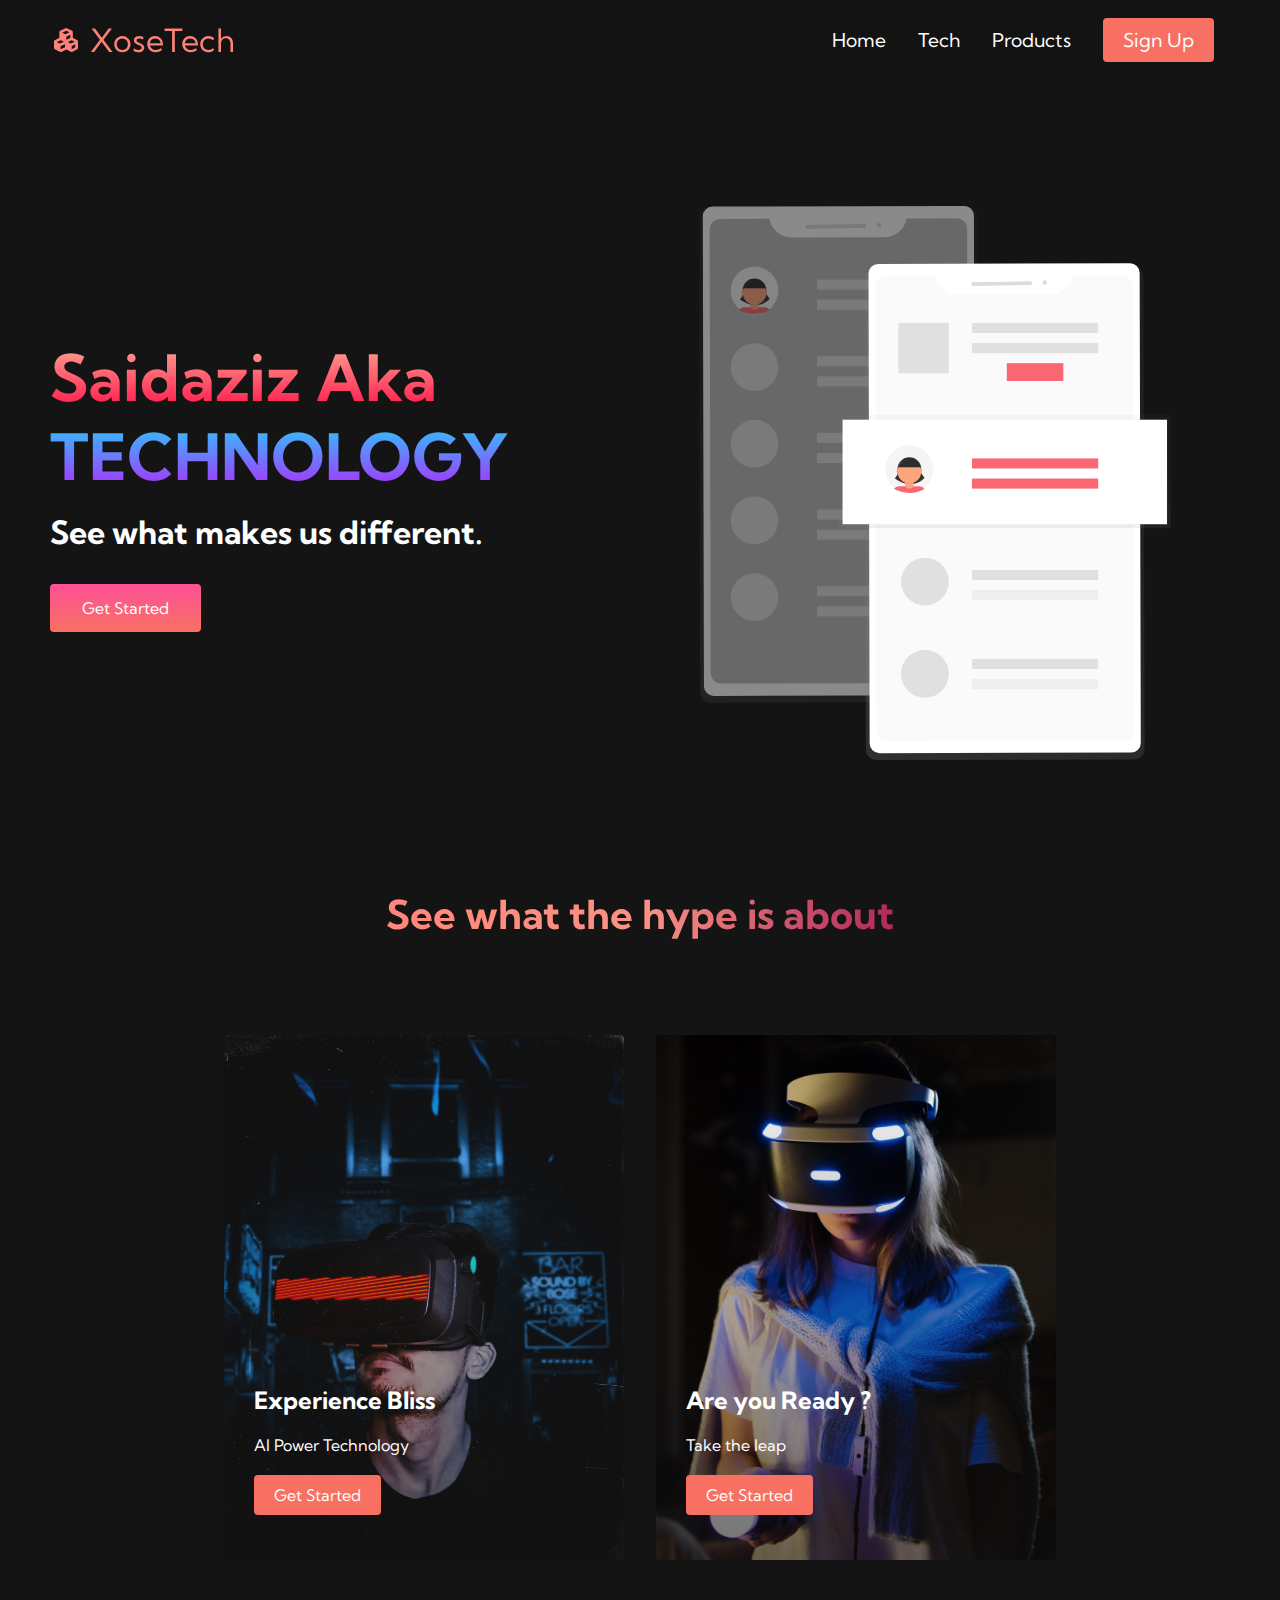
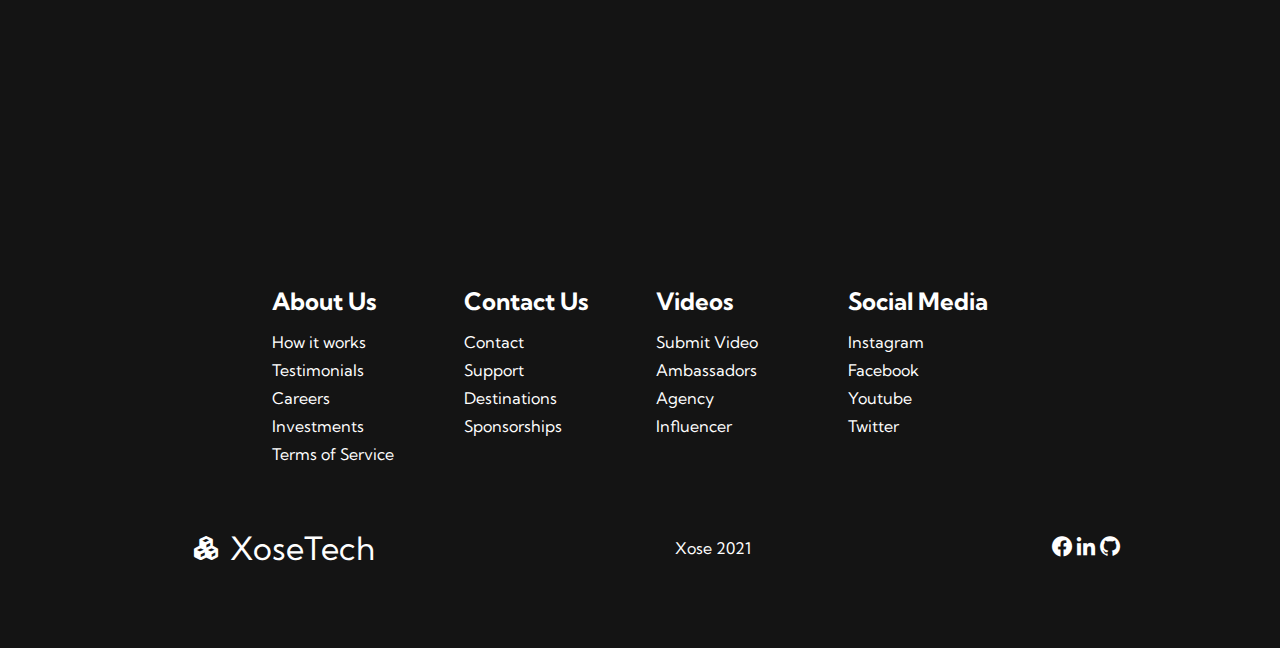
<file: index.html>
<!DOCTYPE html>
<html lang="en">
<head>
	<meta charset="UTF-8">
	<meta name="viewport" content="width=device-width, initial-scale=1.0">
	<title>XoseTech</title>
	<link rel="stylesheet" href="styles.css">
	<link href='https://unpkg.com/boxicons@2.0.9/css/boxicons.min.css' rel='stylesheet'>
	<link rel="preconnect" href="https://fonts.googleapis.com">
	<link rel="preconnect" href="https://fonts.gstatic.com" crossorigin>
	<link href="https://fonts.googleapis.com/css2?family=Kumbh+Sans:wght@400;700&display=swap" rel="stylesheet">
</head>
<body>
	<nav class="navbar">
		<div class="navbar__container">
			<a href="/" id="navbar__logo"><i class='bx bxs-component'></i> XoseTech</a>
			<div class="navbar__toggle" id="mobile-menu">
				<span class="bar"></span>
				<span class="bar"></span>
				<span class="bar"></span>
			</div>
			<ul class="navbar__menu">
				<li class="navbar__item">
					<a href="/" class="navbar__links">
						Home
					</a>
				</li>
				<li class="navbar__item">
					<a href="tech.html" class="navbar__links">
						Tech
					</a>
				</li>
				<li class="navbar__item">
					<a href="#" class="navbar__links">
						Products
					</a>
				</li>
				<li class="navbar__btn">
					<a href="#" class="button">
						Sign Up
					</a>
				</li>

			</ul>
		</div>
	</nav>

	<!-- hero start -->
	<div class="main">
		<div class="main__container">
			<div class="main__content">
				<h1>Saidaziz Aka</h1>
				<h2>TECHNOLOGY</h2>
				<p>See what makes us different.</p>
				<button class="main__btn"><a href="#">Get Started</a></button>
			</div>
			<div class="main__img--container">
				<img src="images/pic1.svg" alt="pic" id="main__img">
			</div>
		</div>
	</div>
	<!-- hero end -->

	<!-- services start -->
	<div class="services">
		<h1>See what the hype is about</h1>
		<div class="services__container">
			<div class="services__card">
				<h2>Experience Bliss</h2>
				<p>AI Power Technology</p>
				<button>Get Started</button>
			</div>
			<div class="services__card">
				<h2>Are you Ready ?</h2>
				<p>Take the leap</p>
				<button>Get Started</button>
			</div>
		</div>
	</div>
	<!-- services end -->

	<!-- footer start -->
	<div class="footer__container">
		<div class="footer__links">
			<div class="footer__link--wrapper">
	          <div class="footer__link--items">
	            <h2>About Us</h2>
	            <a href="/sign__up">How it works</a> <a href="/">Testimonials</a>
	            <a href="/">Careers</a> <a href="/">Investments</a>
            	<a href="/">Terms of Service</a>
          	  </div>
	          <div class="footer__link--items">
	            <h2>Contact Us</h2>
	            <a href="/">Contact</a> <a href="/">Support</a>
	            <a href="/">Destinations</a> <a href="/">Sponsorships</a>
	          </div>
        	</div>
	        <div class="footer__link--wrapper">
	          <div class="footer__link--items">
	            <h2>Videos</h2>
	            <a href="/">Submit Video</a> <a href="/">Ambassadors</a>
	            <a href="/">Agency</a> <a href="/">Influencer</a>
	          </div>
	          <div class="footer__link--items">
	            <h2>Social Media</h2>
	            <a href="/">Instagram</a> <a href="/">Facebook</a>
	            <a href="/">Youtube</a> <a href="/">Twitter</a>
	          </div>
	        </div>
	    </div>
		<div class="social__media">
			<div class="social__media--wrap">
				<div class="footer__logo">
					<a href="#" id="footer__logo"><i class='bx bxs-component'></i> XoseTech</a>
				</div>
				<p class="website__rights">
					Xose 2021
				</p>
				<div class="social__icons">
					<a href="https://www.facebook.com/xusniddin.qodirov.9/" class="social__icon--link" target="_blank">
						<i class='bx bxl-facebook-circle'></i>
					</a>
					<a href="https://www.linkedin.com/in/khusniddin-kodirov-12ba12215/" class="social__icon--link" target="_blank">
						<i class='bx bxl-linkedin'></i>
					</a>
					<a href="https://github.com/xose-aka" class="social__icon--link" target="_blank">
						<i class='bx bxl-github'></i>
					</a>
				</div>
			</div>
		</div>
	</div>		
	<!-- footer end -->
	<script src="app.js"></script>
</body>
</html>
</file>
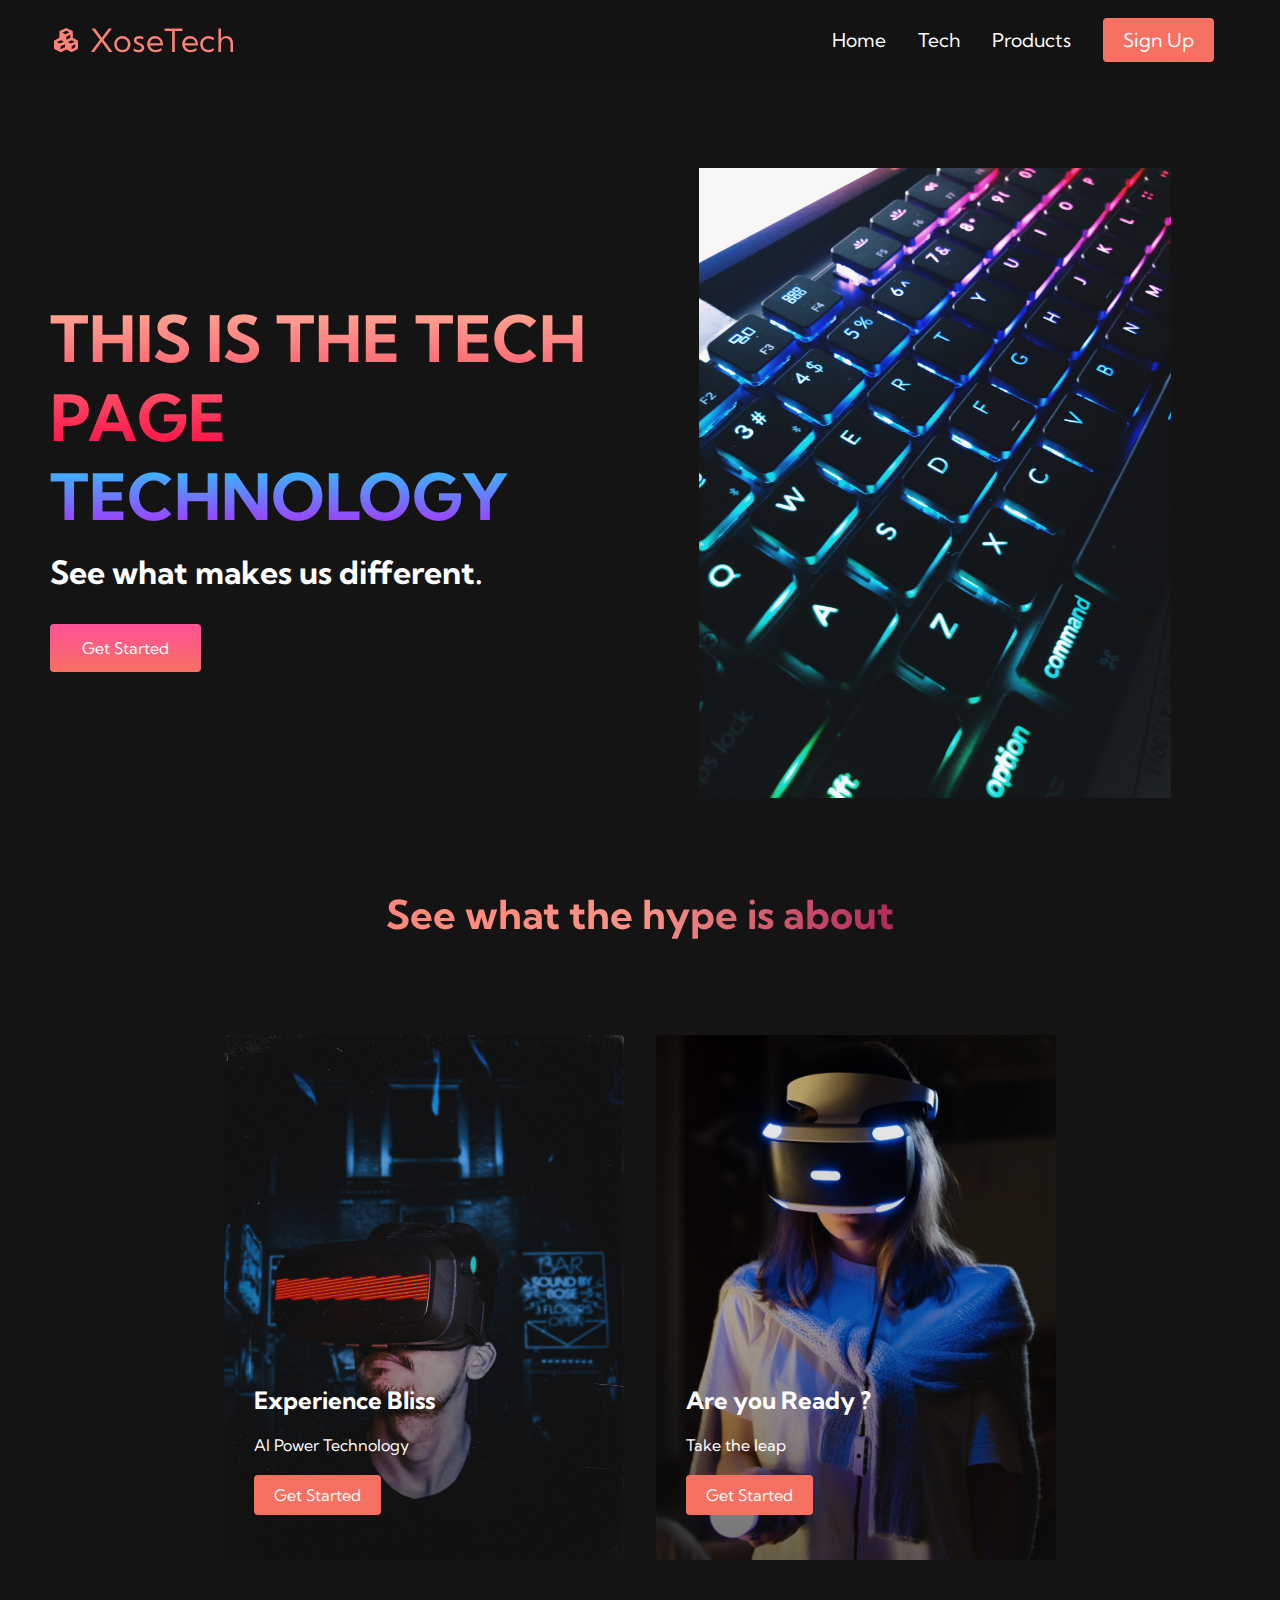
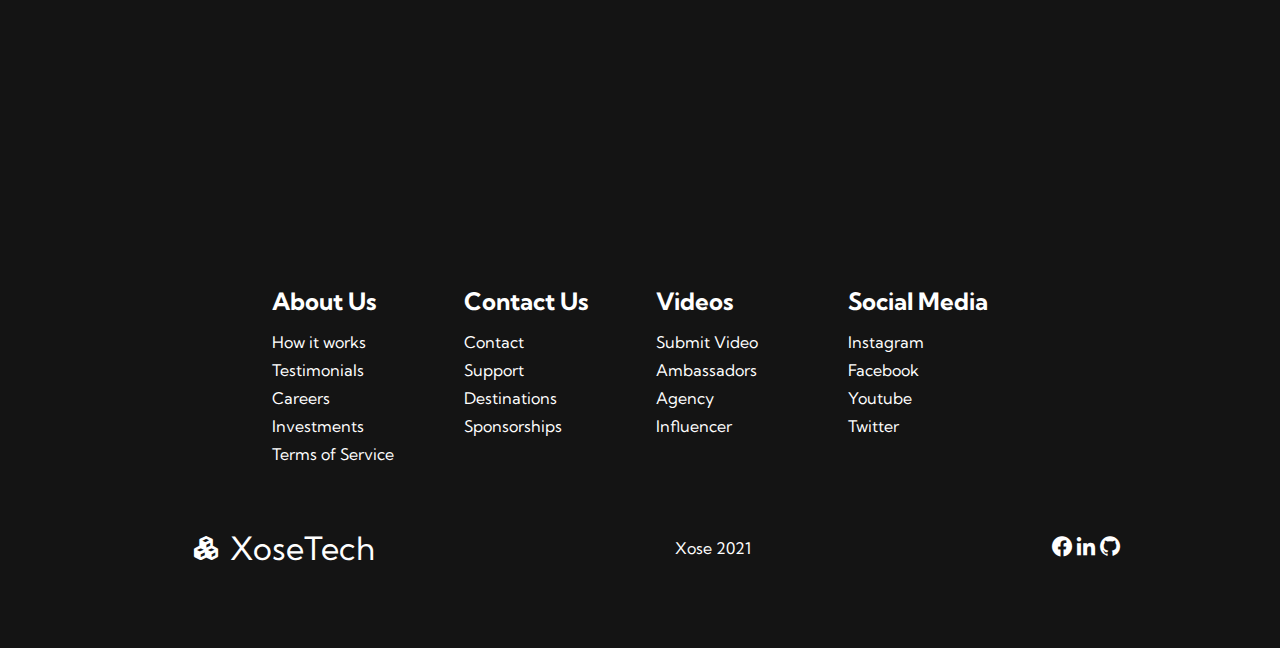
<file: tech.html>
<!DOCTYPE html>
<html lang="en">
<head>
	<meta charset="UTF-8">
	<meta name="viewport" content="width=device-width, initial-scale=1.0">
	<title>XoseTech</title>
	<link rel="stylesheet" href="styles.css">
	<link href='https://unpkg.com/boxicons@2.0.9/css/boxicons.min.css' rel='stylesheet'>
	<link rel="preconnect" href="https://fonts.googleapis.com">
	<link rel="preconnect" href="https://fonts.gstatic.com" crossorigin>
	<link href="https://fonts.googleapis.com/css2?family=Kumbh+Sans:wght@400;700&display=swap" rel="stylesheet">
</head>
<body>
	<nav class="navbar">
		<div class="navbar__container">
			<a href="/" id="navbar__logo"><i class='bx bxs-component'></i> XoseTech</a>
			<div class="navbar__toggle" id="mobile-menu">
				<span class="bar"></span>
				<span class="bar"></span>
				<span class="bar"></span>
			</div>
			<ul class="navbar__menu">
				<li class="navbar__item">
					<a href="/" class="navbar__links">
						Home
					</a>
				</li>
				<li class="navbar__item">
					<a href="tech.html" class="navbar__links">
						Tech
					</a>
				</li>
				<li class="navbar__item">
					<a href="#" class="navbar__links">
						Products
					</a>
				</li>
				<li class="navbar__btn">
					<a href="#" class="button">
						Sign Up
					</a>
				</li>

			</ul>
		</div>
	</nav>

	<!-- hero start -->
	<div class="main">
		<div class="main__container">
			<div class="main__content">
				<h1>THIS IS THE TECH PAGE</h1>
				<h2>TECHNOLOGY</h2>
				<p>See what makes us different.</p>
				<button class="main__btn"><a href="#">Get Started</a></button>
			</div>
			<div class="main__img--container">
				<img src="images/pic2.jpg" alt="pic" id="main__img">
			</div>
		</div>
	</div>
	<!-- hero end -->

	<!-- services start -->
	<div class="services">
		<h1>See what the hype is about</h1>
		<div class="services__container">
			<div class="services__card">
				<h2>Experience Bliss</h2>
				<p>AI Power Technology</p>
				<button>Get Started</button>
			</div>
			<div class="services__card">
				<h2>Are you Ready ?</h2>
				<p>Take the leap</p>
				<button>Get Started</button>
			</div>
		</div>
	</div>
	<!-- services end -->

	<!-- footer start -->
	<div class="footer__container">
		<div class="footer__links">
			<div class="footer__link--wrapper">
	          <div class="footer__link--items">
	            <h2>About Us</h2>
	            <a href="/sign__up">How it works</a> <a href="/">Testimonials</a>
	            <a href="/">Careers</a> <a href="/">Investments</a>
            	<a href="/">Terms of Service</a>
          	  </div>
	          <div class="footer__link--items">
	            <h2>Contact Us</h2>
	            <a href="/">Contact</a> <a href="/">Support</a>
	            <a href="/">Destinations</a> <a href="/">Sponsorships</a>
	          </div>
        	</div>
	        <div class="footer__link--wrapper">
	          <div class="footer__link--items">
	            <h2>Videos</h2>
	            <a href="/">Submit Video</a> <a href="/">Ambassadors</a>
	            <a href="/">Agency</a> <a href="/">Influencer</a>
	          </div>
	          <div class="footer__link--items">
	            <h2>Social Media</h2>
	            <a href="/">Instagram</a> <a href="/">Facebook</a>
	            <a href="/">Youtube</a> <a href="/">Twitter</a>
	          </div>
	        </div>
	    </div>
		<div class="social__media">
			<div class="social__media--wrap">
				<div class="footer__logo">
					<a href="#" id="footer__logo"><i class='bx bxs-component'></i> XoseTech</a>
				</div>
				<p class="website__rights">
					Xose 2021
				</p>
				<div class="social__icons">
					<a href="#" class="social__icon--link" target="_blank">
						<i class='bx bxl-facebook-circle'></i>
					</a>
					<a href="#" class="social__icon--link" target="_blank">
						<i class='bx bxl-linkedin'></i>
					</a>
					<a href="https://github.com/xose-aka" class="social__icon--link" target="_blank">
						<i class='bx bxl-github'></i>
					</a>
				</div>
			</div>
		</div>
	</div>		
	<!-- footer end -->
	<script src="app.js"></script>
</body>
</html>
</file>
<file: styles.css>
* {
	box-sizing: border-box;
	margin: 0;
	padding: 0;
	font-family: 'Kumbh Sans', sans-serif;
}

.navbar {
	background: #131313;
	height: 80px;
	display: flex;
	justify-content: center;
	align-items: center;
	font-size: 1.2rem;
	position: sticky;
	top: 0;
	z-index: 999;
}

.navbar__container {
	display: flex;
	justify-content: space-between;
	height: 80px;
	z-index: 1;
	width: 100%;
	max-width: 1300px;
	margin: 0 auto;
	padding: 0 50px;
}

#navbar__logo {
	background-color: #ff8177;
	background-image: linear-gradient(top, #ff0844 0%, #ffb199 100%);
	background-size: 100%;
	-webkit-background-clip: text;
	-moz-background-clip: text;
	-webkit-text-fill-color: transparent;
	-moz-text-fill-color: transparent;
	display: flex;
	align-items: center;
	cursor: pointer;
	text-decoration: none;
	font-size: 2rem;
 
}

.bxs-component {
	margin-right: 0.5rem;
}

.navbar__menu {
	display: flex;
	align-items: center;
	list-style: none;
	text-align: center;
}

.navbar__item {
	height: 80px;
}

.navbar__links {
	color: #fff;
	display: flex;
	align-items: center;
	justify-content: center;
	text-decoration: none;
	padding: 0 1rem;
	height: 100%;
}

.navbar__btn {
	display: flex;
	justify-content: center;
	align-items: center;
	padding: 0 1rem;
	width: 100%;
}

.button {
	display: flex;
	justify-content: center;
	align-items: center;
	text-decoration: none;
	padding: 10px 20px;
	height: 100%;
	width: 100%;
	border: none;
	outline: none;
	border-radius: 4px;
	background: #f77062;
	color: #fff;
}

.button:hover {
	background: #4837ff;
	transition: all 0.3s ease;
}

.navbar__links:hover {
	color: #f77062;
	transition: all 0.3s ease;
}

@media screen and (max-width: 960px) {
	.navbar__container {
		display: flex;
		justify-content: space-between;
		height: 80px;
		z-index: 1;
		width: 100%;
		max-width: 1300px;
		padding: 0;
	}

	.navbar__menu {
		display: grid;
		grid-template-columns: auto;
		margin: 0;
		width: 100%;
		position: absolute;
		top: -1000px;
		opacity: 0;
		transition: all 0.5s ease;
		height: 50vh;
		z-index: -1;
		background: #131313;
	}

	.navbar__menu.active {
		background: #131313;
		top: 100%;
		opacity: 1;
		transition: all 0.5s ease;
		z-index: 99;
		height: 50vh;
		font-size: 1.6rem;
	}

	#navbar__logo {
		padding-left: 25px;
	}

	.navbar__toggle .bar {
		width: 25px;
		height: 3px;
		margin: 5px auto;
		transition: all 0.3s ease-in-out;
		background: #fff;
	}

	.navbar__item {
		width: 100%;
	}

	.navbar__links {
		text-align: center;
		padding: 2rem;
		width: 100%;
		display: table;
	}

	#mobile-menu {
		position: absolute;
		top: 20%;
		right: 5%;
		transform: translate(5%, 20%);
	}

	.navbar__btn {
		padding-bottom: 2rem;
	}

	.button {
		display: flex;
		justify-content: center;
		align-items: center;
		width: 80%;
		height: 80px;
		margin: 0;
	}

	.navbar__toggle .bar {
		display: block;
		cursor: pointer;
	}

	#mobile-menu.is-active .bar:nth-child(2) {
		opacity: 0;
	}

	#mobile-menu.is-active .bar:nth-child(1) {
		transform: translateY(8px) rotate(45deg);
	}

	#mobile-menu.is-active .bar:nth-child(3) {
		transform: translateY(-8px) rotate(-45deg);
	}
}


/* hero section */
.main {
	background-color: #141414;
}

.main__container {
	display: grid;
	grid-template-columns: 1fr 1fr;
	align-items: center;
	justify-self: center;
	margin: 0 auto;
	height: 90vh;
	border-color: #141414;
	z-index: 1;
	width: 100%;
	max-width: 1300px;
	padding: 0 50px;
}

.main__content h1 {
	font-size: 4rem;
	background-color: #ff8177;
	background-image: linear-gradient(to top, #ff0844 0%, #ffb199 100%);
	background-size: 100%;
	-webkit-background-clip: text;
	-moz-background-clip: text;
	-webkit-text-fill-color: transparent;
	-moz-text-fill-color: transparent;
}

.main__content h2 {
	font-size: 4rem;
	background-color: #ff8177;
	background-image: linear-gradient(to top, #b721ff 0%, #21d4fd 100%);
	background-size: 100%;
	-webkit-background-clip: text;
	-moz-background-clip: text;
	-webkit-text-fill-color: transparent;
	-moz-text-fill-color: transparent;
}

.main__content p {
	margin-top: 1rem;
	font-size: 2rem;
	font-weight: 700;
	color: #fff;
}

.main__btn {
	font-size: 1rem;
	background-image: linear-gradient(to top, #f77062 0%, #fe5196 100%);
	padding: 14px 32px;
	border: none;
	border-radius: 4px;
	margin-top: 2rem;
	cursor: pointer;
	position: relative;
	transition: all 0.35s;
	outline: none;
}

.main__btn a {
	position: relative;
	z-index: 2;
	color: #fff;
	text-decoration: none;
}

.main__btn:after {
	position: absolute;
	content: '';
	top: 0;
	left: 0;
	width: 0;
	height: 100%;
	background: #4837ff;
	transition: all 0.35s;
	border-radius: 4px;
}

.main__btn:hover {
	color: #fff;
}

.main__btn:hover:after {
	width: 100%;
}

.main__img--container {
	text-align: center;
}

#main__img {
	height: 80%;
	width: 80%;
}

/* Mobile Resposive */
@media screen and (max-width: 768px) {
	.main__container {
		display: grid;
		grid-template-columns: auto;
		align-items: center;
		justify-self: center;
		width: 100%;
		margin: 0 auto;
		height: 90vh;
	}

	.main__content {
		text-align: center;
		margin-bottom: 4rem;
	}

	.main__content h1 {
		font-size: 2.5rem;
		margin-top: 2rem;
	}

	.main__content h2 {
		font-size: 3rem;
	}

	.main__content p {
		margin-top: 1rem;
		font-size: 1.5rem;
	}
}

@media screen and (max-width: 480px) {
	.main__content h1 {
		font-size: 2rem;
		margin-top: 3rem;
	}

	.main__content h2 {
		font-size: 2em;
	}

	.main__content p {
		margin-top: 2rem;
		font-size: 1.5rem;
	}

	.main__btn {
		padding: 12px 36px;
		margin: 2.5rem 0;
	}
}

/* Services */
.services {
	background: #141414;
	display: flex;
	flex-direction: column;
	align-items: center;
	height: 100vh;
}

.services h1 {
	background-color: #ff8177;
	background-image: linear-gradient(to right, 
		#ff8177 0%, 
		#ff867a 0%, 
		#ff8c7f 21%, 
		#f99185 52%, 
		#cf556c 78%, 
		#b12a5b 100%);

	background-size: 100%;
	margin-bottom: 5rem;
	font-size: 2.5rem;
	-webkit-background-clip: text;
	-moz-background-clip: text;
	-webkit-text-fill-color: transparent;
	-moz-text-fill-color: transparent;
}

.services__container {
	display: flex;
	justify-content: center;
	flex-wrap: wrap;
}

.services__card {
	margin: 1rem;
	height: 525px;
	width: 400px;
	border-radius: 4px;
	background-image: linear-gradient(to bottom, 
		rgba(0, 0, 0, 0) 0%, 
		rgba(17, 17, 17, 0.6) 100%), 
	url('images/pic3.jpg');
	background-size: cover;
	position: relative;
	color: #fff;
}

.services__card:nth-child(2) {
	background-image: linear-gradient(to bottom, 
		rgba(0, 0, 0, 0) 0%, 
		rgba(17, 17, 17, 0.6) 100%),
	url('images/pic4.jpg');
}

.services h2 {
	position: absolute;
	top: 350px;
	left: 30px;
}

.services__card p {
	position: absolute;
	top: 400px;
	left: 30px;
}

.services__card button {
	color: #fff;
	padding: 10px 20px;
	border: none;
	outline: none;
	border-radius: 4px;
	background: #f77062;
	position: absolute;
	top: 440px;
	left: 30px;
	font-size: 1rem;
	cursor: pointer;
}

.services__card:hover {
	transform: scale(1.075);
	transition: 0.2s ease-in;
	cursor: pointer;
}

@media screen and (max-width: 960px) {
	.services {
		height: 1600px;
	}

	.services h1 {
		font-size: 2rem;
		margin-top: 12rem;
	}
}

@media screen and (max-width: 480px) {
	.services {
		height: 1400px;
	}

	.services h1 {
		font-size: 1.2rem;
	}

	.services__card {
		width: 300px;
	}
}

/* Footer  */
.footer__container {
	background-color: #141414;
	padding: 5rem 0;
	display: flex;
	flex-direction: column;
	justify-content: center;
	align-items: center;
}

#footer__logo {
	color: #fff;
	display: flex;
	align-items: center;
	cursor: pointer;
	text-decoration: none;
	font-size: 2rem;
}

.footer__links {
	width: 100%;
	max-width: 1000px;
	display: flex;
	justify-content: center;
}

.footer__link--wrapper {
	display: flex;
}

.footer__link--items {
	display: flex;
	flex-direction: column;
	align-items: flex-start;
	margin: 16px;
	text-align: left;
	width: 160px;
	box-sizing: border-box;
}

.footer__link--items h2 {
	margin-bottom: 16px;
}

.footer__link--items > h2 {
	color: #fff;
}

.footer__link--items a {
	color: #fff;
	text-decoration: none;
	margin-bottom: 0.5rem;
}

.footer__link--items a:hover {
	color: #e9e9e9;
	transition: 0.3s ease-out;
}

/* social icons  */
.social__icon--link {
	color: #fff;
	font-size: 24px;
}

.social__media {
	max-width: 1000px;
	width: 100%;
}

.social__media--wrap {
	display: flex;
	justify-content: space-between;
	align-items: center;
	width: 90%;
	max-width: 1000px;
	margin: 40px auto 0 auto;
}

.social__icons {
	display: flex;
	justify-content: space-between;
	align-items: center;
	width: 40px;
}

.social__logo {
	color: #fff;
	justify-self: flex-start;
	margin-left: 20px;
	cursor: pointer;
	text-decoration: none;
	font-size: 2rem;
	display: flex;
	align-items: center;
	margin-bottom: 16px;
}

.website__rights {
	color: #fff;
}

@media screen and (max-width: 820px) {
	.footer__links {
		padding-top: 2rem;
	}

	#footer__logo {
		margin-bottom: 2rem;
	}

	.website__rights {
		margin-bottom: 2rem;
	}

	.footer__link--wrapper {
		flex-direction: column;
	}

	.social__media--wrap {
		flex-direction: column;
	}
}

@media screen and (max-width: 480px) {
	.footer__link--items {
		margin: 0;
		padding: 10px;
		width: 100%;
	}
}
</file>
